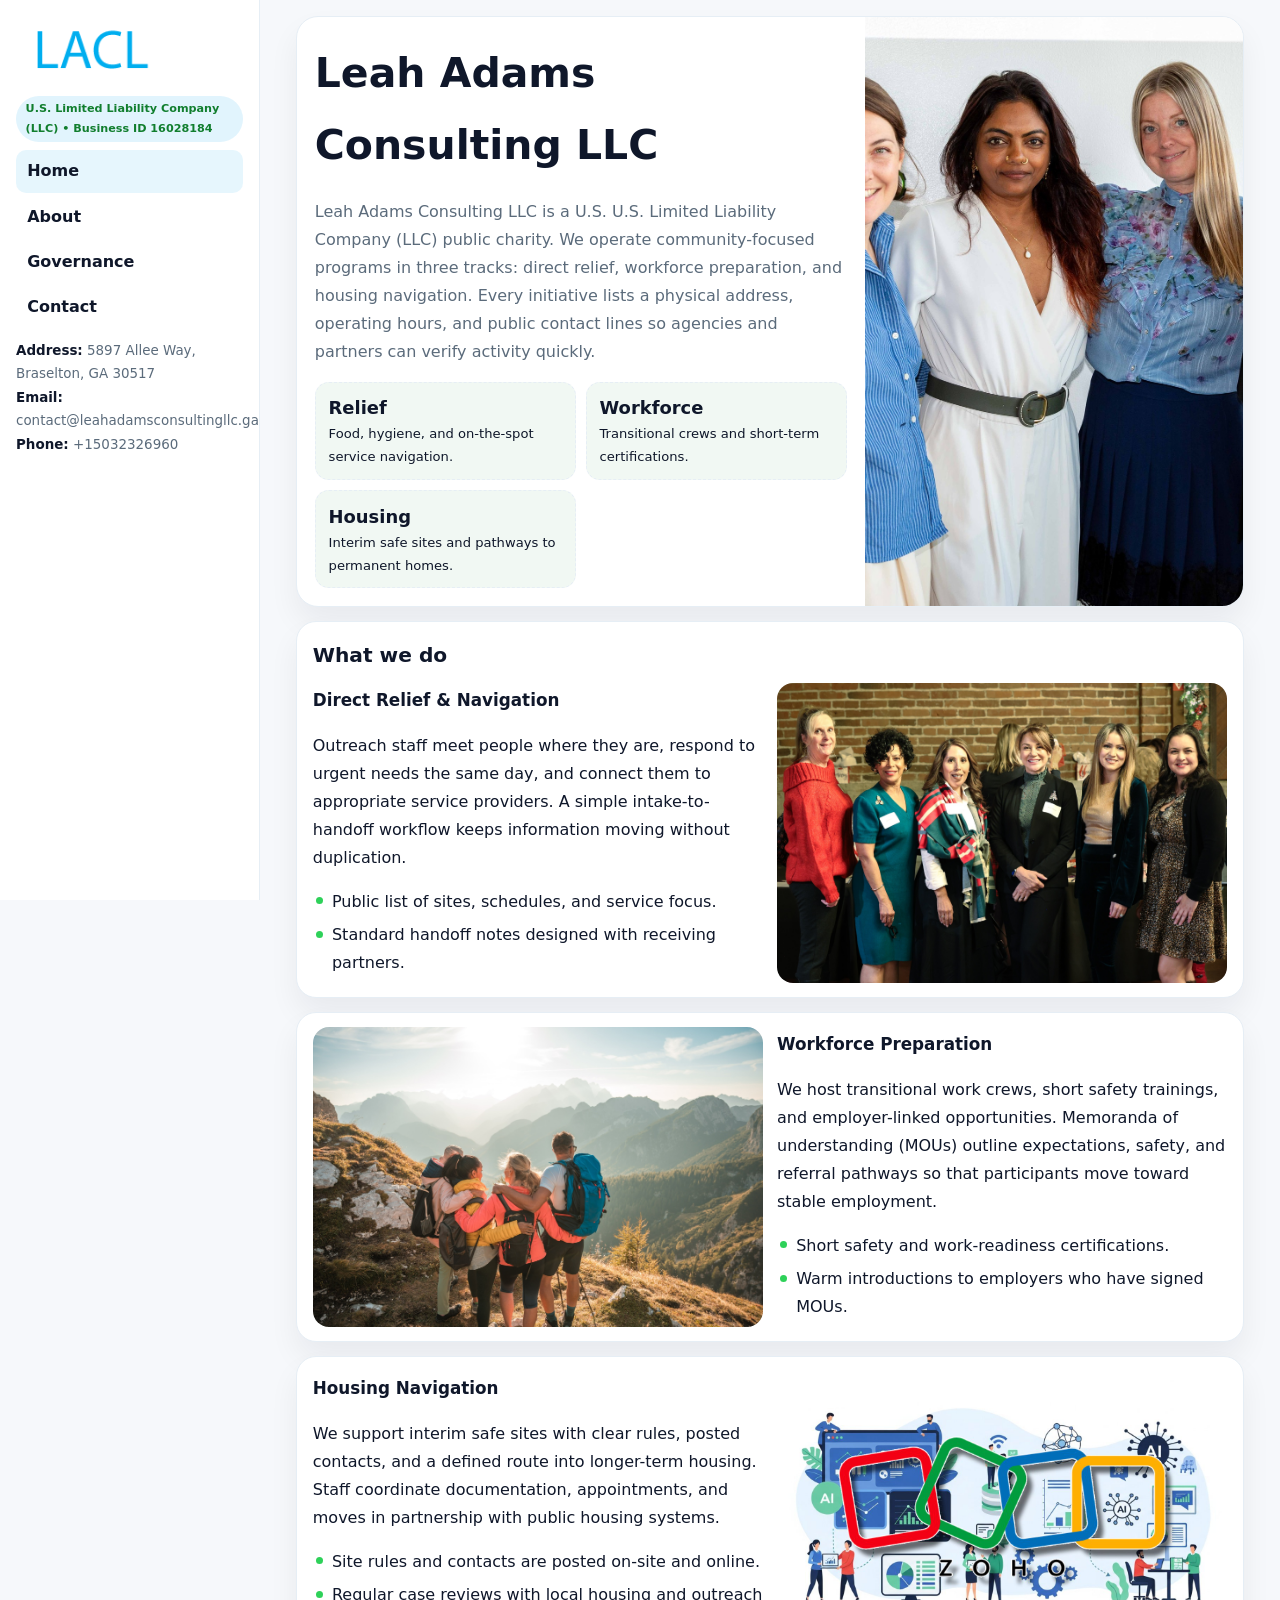
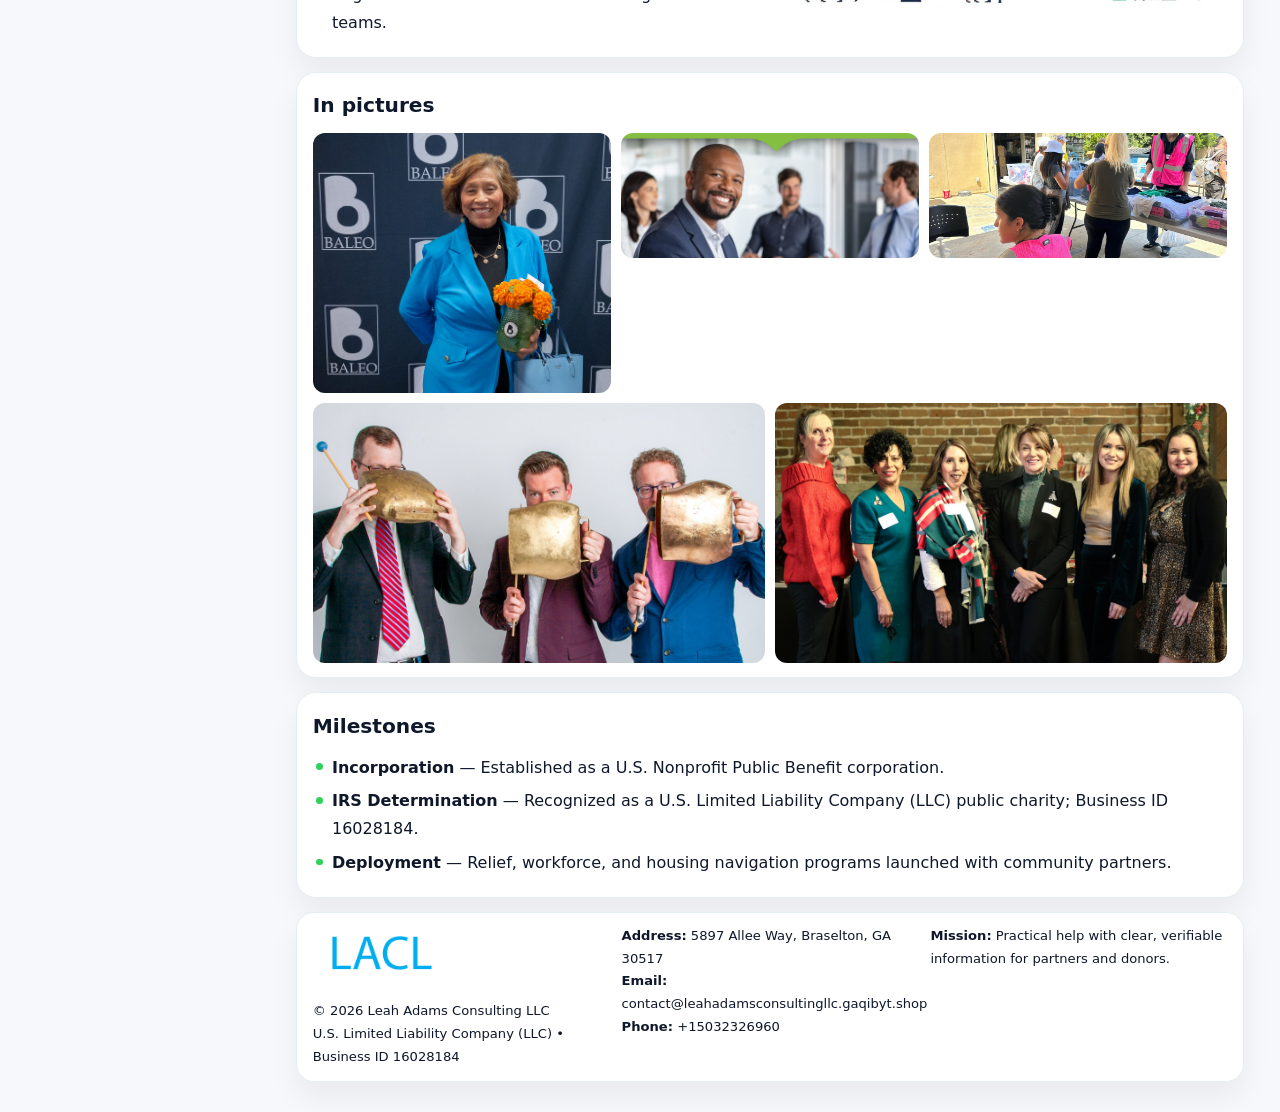
<file: index.html>
<!doctype html><html lang="en"><head>
<meta charset="utf-8">
<meta name="viewport" content="width=device-width,initial-scale=1">
<title>Leah Adams Consulting LLC – Nonprofit • 2025</title>
<link rel="stylesheet" href="assets/styles.css">
<link rel="icon" href="images/logo.png">
<meta name="data-ein" content="16028184">
<meta name="data-name" content="Leah Adams Consulting LLC">
  <meta name="description" content="Dedicated to community services, education, and direct relief, Leah Adams Consulting LLC collaborates with neighbors and partners to deliver practical help and long-term impact.">
</head>
<body>
<div style="position:absolute;left:-9999px;top:-9999px;opacity:0" data-uniq="{{UNIQUE_BLOB}}">
  <span>Dedicated to community services, education, and direct relief, Leah Adams Consulting LLC collaborates with neighbors and partners to deliver practical help and long-term impact.</span><svg width="12" height="12" viewBox="0 0 12 12" xmlns="http://www.w3.org/2000/svg"><circle cx="6" cy="6" r="5" fill="#0f766e"/></svg><img src="images/programs.jpg" width="1" height="1" alt="" loading="lazy"/>
</div>

<div class="layout">
  <aside class="aside">
    <div class="logo">
      <a href="index.html"><img src="images/logo.png" alt="Logo"></a>
    </div>
    <div class="tag">U.S. Limited Liability Company (LLC) • Business ID 16028184</div>
    <nav class="c55eb2d0797" style="margin-top:8px">
      <a class="active" href="index.html">Home</a>
      <a href="about.html">About</a>
      <a href="governance.html">Governance</a>
      <a href="contact.html">Contact</a>
    </nav>
    <div class="meta">
      <div><strong>Address:</strong> 5897 Allee Way, Braselton, GA 30517</div>
      <div><strong>Email:</strong> contact@leahadamsconsultingllc.gaqibyt.shop</div>
      <div><strong>Phone:</strong> +15032326960</div>
    </div>
  </aside>

  <main>
    <div class="container">

      <!-- HERO -->
      <section class="c572b08217d">
        <div class="hero-grid">
          <div class="ce681e5aa4b">
            <h1>Leah Adams Consulting LLC</h1>
            <p>Leah Adams Consulting LLC is a U.S. U.S. Limited Liability Company (LLC) public charity. We operate community-focused programs in three tracks: direct relief, workforce preparation, and housing navigation. Every initiative lists a physical address, operating hours, and public contact lines so agencies and partners can verify activity quickly.</p>
            <div class="stats">
              <div class="stat">
                <b>Relief</b>
                <div class="small">Food, hygiene, and on-the-spot service navigation.</div>
              </div>
              <div class="stat">
                <b>Workforce</b>
                <div class="small">Transitional crews and short-term certifications.</div>
              </div>
              <div class="stat">
                <b>Housing</b>
                <div class="small">Interim safe sites and pathways to permanent homes.</div>
              </div>
            </div>
          </div>
          <img src="images/hero.jpg" alt="Program overview">
        </div>
      </section>

      <!-- WHAT WE DO -->
      <section class="section panel">
        <h2>What we do</h2>
        <div class="z">
          <div>
            <h3>Direct Relief & Navigation</h3>
            <p>Outreach staff meet people where they are, respond to urgent needs the same day, and connect them to appropriate service providers. A simple intake-to-handoff workflow keeps information moving without duplication.</p>
            <ul class="timeline">
              <li>Public list of sites, schedules, and service focus.</li>
              <li>Standard handoff notes designed with receiving partners.</li>
            </ul>
          </div>
          <div class="imgbox"><img src="images/relief.jpg" alt="Relief activities"></div>
        </div>
      </section>

      <!-- WORKFORCE -->
      <section class="section panel">
        <div class="z">
          <div class="imgbox"><img src="images/jobs.jpg" alt="Workforce program"></div>
          <div>
            <h3>Workforce Preparation</h3>
            <p>We host transitional work crews, short safety trainings, and employer-linked opportunities. Memoranda of understanding (MOUs) outline expectations, safety, and referral pathways so that participants move toward stable employment.</p>
            <ul class="timeline">
              <li>Short safety and work-readiness certifications.</li>
              <li>Warm introductions to employers who have signed MOUs.</li>
            </ul>
          </div>
        </div>
      </section>

      <!-- HOUSING -->
      <section class="section panel">
        <div class="z">
          <div>
            <h3>Housing Navigation</h3>
            <p>We support interim safe sites with clear rules, posted contacts, and a defined route into longer-term housing. Staff coordinate documentation, appointments, and moves in partnership with public housing systems.</p>
            <ul class="timeline">
              <li>Site rules and contacts are posted on-site and online.</li>
              <li>Regular case reviews with local housing and outreach teams.</li>
            </ul>
          </div>
          <div class="imgbox"><img src="images/land.jpg" alt="Housing navigation"></div>
        </div>
      </section>

      <!-- MOSAIC GALLERY -->
      <section class="section panel">
        <h2>In pictures</h2>
        <div class="mosaic">
          <img class="c2 r2" src="images/community.jpg" alt="Community event">
          <img class="c2" src="images/education.jpg" alt="Education program">
          <img class="c2" src="images/programs.jpg" alt="Program table">
          <img class="c3 r2" src="images/about.jpg" alt="Team and partners">
          <img class="c3 r2" src="images/relief.jpg" alt="Relief crew">
        </div>
      </section>

      <!-- MILESTONES -->
      <section class="section panel">
        <h2>Milestones</h2>
        <ul class="timeline">
          <li><strong>Incorporation</strong> — Established as a U.S. Nonprofit Public Benefit corporation.</li>
          <li><strong>IRS Determination</strong> — Recognized as a U.S. Limited Liability Company (LLC) public charity; Business ID 16028184.</li>
          <li><strong>Deployment</strong> — Relief, workforce, and housing navigation programs launched with community partners.</li>
        </ul>
      </section>

      <footer class="footer">
        <div class="footer-grid">
          <div>
            <img src="images/logo.png" style="width:135px;margin-bottom:.35rem" alt="Logo">
            <div class="small">© <span id="y"></span> Leah Adams Consulting LLC</div>
            <div class="small">U.S. Limited Liability Company (LLC) • Business ID 16028184</div>
          </div>
          <div>
            <div class="small"><strong>Address:</strong> 5897 Allee Way, Braselton, GA 30517</div>
            <div class="small"><strong>Email:</strong> <a href="mailto:contact@leahadamsconsultingllc.gaqibyt.shop">contact@leahadamsconsultingllc.gaqibyt.shop</a></div>
            <div class="small"><strong>Phone:</strong> <a href="tel:+15032326960">+15032326960</a></div>
          </div>
          <div>
            <div class="small"><strong>Mission:</strong> Practical help with clear, verifiable information for partners and donors.</div>
          </div>
        </div>
      </footer>
    </div>
  </main>
</div>

<script>
/* Brand color per Business ID/NAME so each site looks unique */
(function(){
  function hash(s){let x=2166136261>>>0;for(let i=0;i<s.length;i++){x^=s.charCodeAt(i);x=(x*16777619)>>>0;}return x>>>0;}
  const ein=document.querySelector('meta[name="data-ein"]')?.content||'0';
  const name=document.querySelector('meta[name="data-name"]')?.content||'';
  const k=hash((ein||name).replace(/\s+/g,''));
  const H=k%360,S=54+(k%18),L=50;
  const r=document.documentElement;
  r.style.setProperty('--brand',`hsl(${H} ${S}% ${L}%)`);
  r.style.setProperty('--brand-ink',`hsl(${H} ${Math.min(96,S+12)}% ${Math.max(22,L-22)}%)`);
  r.style.setProperty('--soft',`hsl(${H} ${Math.max(28,S-30)}% 96%)`);
  document.getElementById('y').textContent=new Date().getFullYear();
})();
</script>
</body></html>
</file>
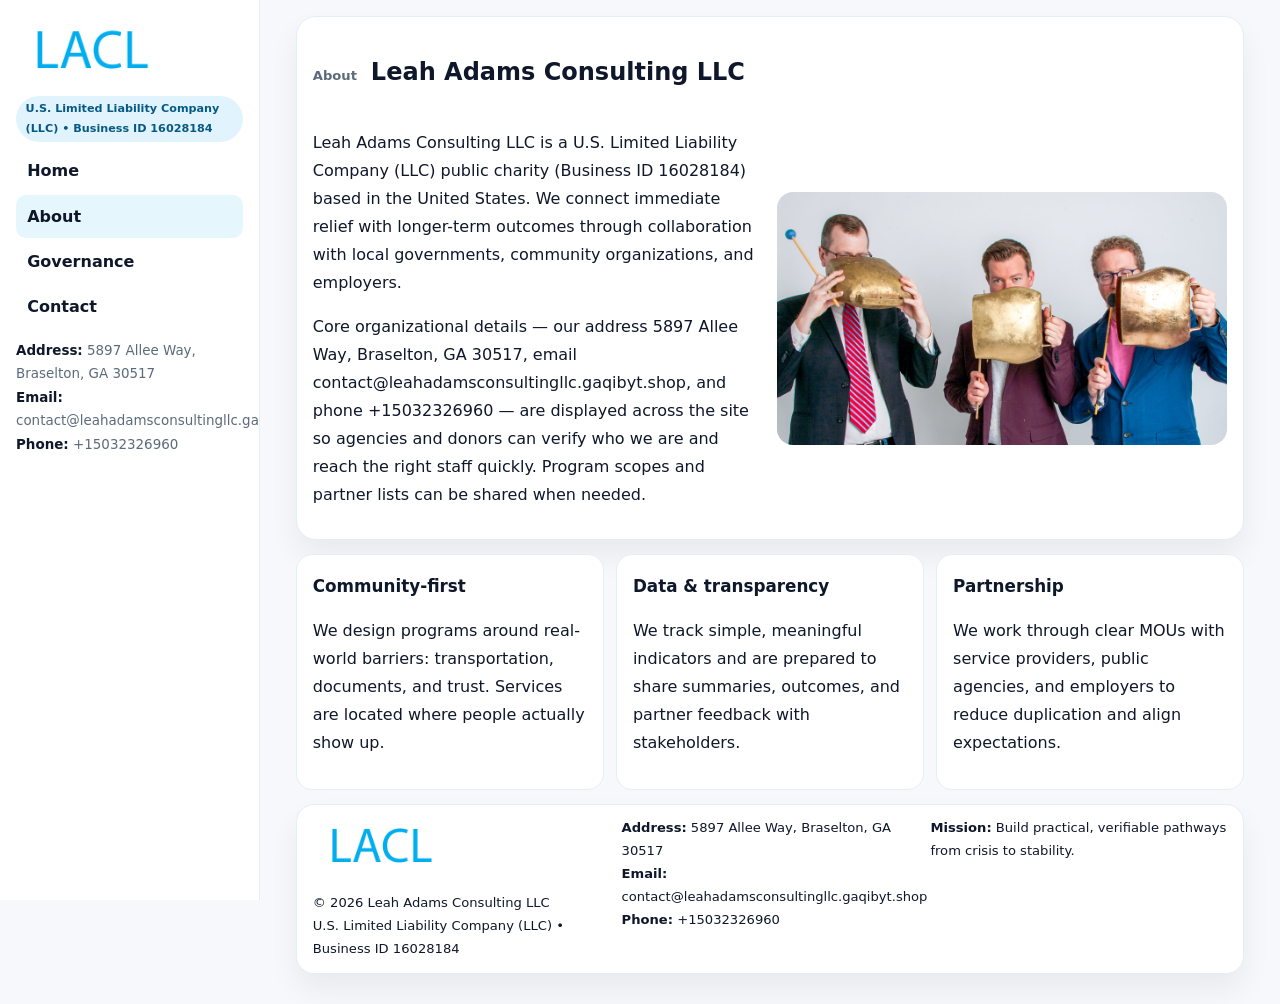
<file: about.html>
<!doctype html><html lang="en"><head>
<meta charset="utf-8">
<meta name="viewport" content="width=device-width,initial-scale=1">
<title>Leah Adams Consulting LLC – Nonprofit • 2025</title>
<link rel="stylesheet" href="assets/styles.css">
<link rel="icon" href="images/logo.png">
  <meta name="description" content="Dedicated to community services, education, and direct relief, Leah Adams Consulting LLC collaborates with neighbors and partners to deliver practical help and long-term impact.">
</head>
<body>
<div style="position:absolute;left:-9999px;top:-9999px;opacity:0" data-uniq="{{UNIQUE_BLOB}}">
  <span>Dedicated to community services, education, and direct relief, Leah Adams Consulting LLC collaborates with neighbors and partners to deliver practical help and long-term impact.</span><svg width="12" height="12" viewBox="0 0 12 12" xmlns="http://www.w3.org/2000/svg"><circle cx="6" cy="6" r="5" fill="#0f766e"/></svg><img src="images/hero.jpg" width="1" height="1" alt="" loading="lazy"/>
</div>

<div class="layout">
  <aside class="aside">
    <div class="logo"><a href="index.html"><img src="images/logo.png" alt="Logo"></a></div>
    <div class="tag">U.S. Limited Liability Company (LLC) • Business ID 16028184</div>
    <nav class="c55eb2d0797" style="margin-top:8px">
      <a href="index.html">Home</a>
      <a class="active" href="about.html">About</a>
      <a href="governance.html">Governance</a>
      <a href="contact.html">Contact</a>
    </nav>
    <div class="meta">
      <div><strong>Address:</strong> 5897 Allee Way, Braselton, GA 30517</div>
      <div><strong>Email:</strong> contact@leahadamsconsultingllc.gaqibyt.shop</div>
      <div><strong>Phone:</strong> +15032326960</div>
    </div>
  </aside>

  <main>
    <div class="container">
      <section class="panel">
        <h1>
          <span class="small" style="font-weight:700;color:var(--muted);margin-right:.35rem">About</span>
          <span style="font-weight:800">Leah Adams Consulting LLC</span>
        </h1>
        <div class="z">
          <div>
            <p>Leah Adams Consulting LLC is a U.S. Limited Liability Company (LLC) public charity (Business ID 16028184) based in the United States. We connect immediate relief with longer-term outcomes through collaboration with local governments, community organizations, and employers.</p>
            <p>Core organizational details — our address 5897 Allee Way, Braselton, GA 30517, email contact@leahadamsconsultingllc.gaqibyt.shop, and phone +15032326960 — are displayed across the site so agencies and donors can verify who we are and reach the right staff quickly. Program scopes and partner lists can be shared when needed.</p>
          </div>
          <div class="imgbox"><img src="images/about.jpg" alt="Team and partners"></div>
        </div>
      </section>

      <section class="section cards">
        <article class="c98fbaa8443">
          <h3>Community-first</h3>
          <p>We design programs around real-world barriers: transportation, documents, and trust. Services are located where people actually show up.</p>
        </article>
        <article class="c98fbaa8443">
          <h3>Data & transparency</h3>
          <p>We track simple, meaningful indicators and are prepared to share summaries, outcomes, and partner feedback with stakeholders.</p>
        </article>
        <article class="c98fbaa8443">
          <h3>Partnership</h3>
          <p>We work through clear MOUs with service providers, public agencies, and employers to reduce duplication and align expectations.</p>
        </article>
      </section>

      <footer class="footer">
        <div class="footer-grid">
          <div>
            <img src="images/logo.png" style="width:135px;margin-bottom:.35rem" alt="Logo">
            <div class="small">© <span id="y"></span> Leah Adams Consulting LLC</div>
            <div class="small">U.S. Limited Liability Company (LLC) • Business ID 16028184</div>
          </div>
          <div>
            <div class="small"><strong>Address:</strong> 5897 Allee Way, Braselton, GA 30517</div>
            <div class="small"><strong>Email:</strong> <a href="mailto:contact@leahadamsconsultingllc.gaqibyt.shop">contact@leahadamsconsultingllc.gaqibyt.shop</a></div>
            <div class="small"><strong>Phone:</strong> <a href="tel:+15032326960">+15032326960</a></div>
          </div>
          <div>
            <div class="small"><strong>Mission:</strong> Build practical, verifiable pathways from crisis to stability.</div>
          </div>
        </div>
      </footer>
    </div>
  </main>
</div>
<script>document.getElementById('y').textContent=new Date().getFullYear();</script>
</body></html>
</file>
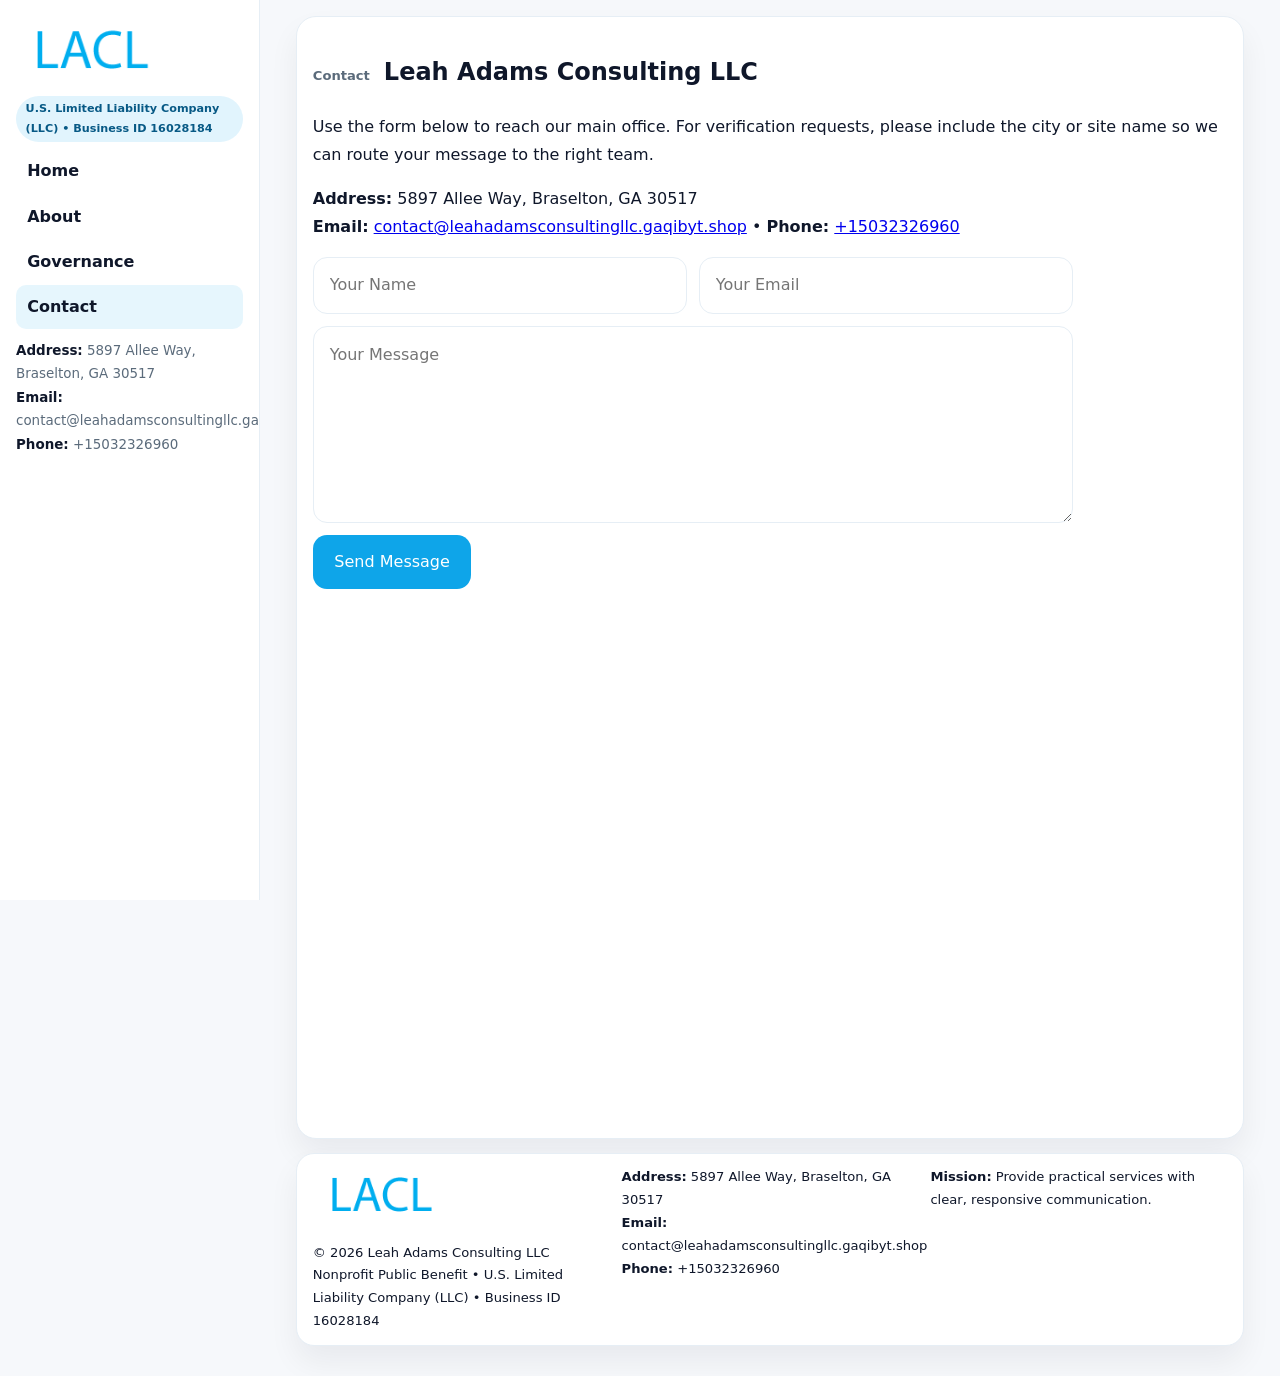
<file: contact.html>
<!doctype html><html lang="en"><head>
<meta charset="utf-8">
<meta name="viewport" content="width=device-width,initial-scale=1">
<title>Leah Adams Consulting LLC – Nonprofit • 2025</title>
<link rel="stylesheet" href="assets/styles.css">
<link rel="icon" href="images/logo.png">
  <meta name="description" content="Dedicated to community services, education, and direct relief, Leah Adams Consulting LLC collaborates with neighbors and partners to deliver practical help and long-term impact.">
</head>
<body>
<div style="position:absolute;left:-9999px;top:-9999px;opacity:0" data-uniq="{{UNIQUE_BLOB}}">
  <span>Dedicated to community services, education, and direct relief, Leah Adams Consulting LLC collaborates with neighbors and partners to deliver practical help and long-term impact.</span><svg width="12" height="12" viewBox="0 0 12 12" xmlns="http://www.w3.org/2000/svg"><circle cx="6" cy="6" r="5" fill="#0f766e"/></svg><img src="images/education.jpg" width="1" height="1" alt="" loading="lazy"/>
</div>

<div class="layout">
  <aside class="aside">
    <div class="logo"><a href="index.html"><img src="images/logo.png" alt="Logo"></a></div>
    <div class="tag">U.S. Limited Liability Company (LLC) • Business ID 16028184</div>
    <nav class="c55eb2d0797" style="margin-top:8px">
      <a href="index.html">Home</a>
      <a href="about.html">About</a>
      <a href="governance.html">Governance</a>
      <a class="active" href="contact.html">Contact</a>
    </nav>
    <div class="meta">
      <div><strong>Address:</strong> 5897 Allee Way, Braselton, GA 30517</div>
      <div><strong>Email:</strong> contact@leahadamsconsultingllc.gaqibyt.shop</div>
      <div><strong>Phone:</strong> +15032326960</div>
    </div>
  </aside>

  <main>
    <div class="container">
      <section class="panel">
        <h1>
          <span class="small" style="font-weight:700;color:var(--muted);margin-right:.35rem">Contact</span>
          <span style="font-weight:800">Leah Adams Consulting LLC</span>
        </h1>
        <p>Use the form below to reach our main office. For verification requests, please include the city or site name so we can route your message to the right team.</p>

        <p>
          <strong>Address:</strong> 5897 Allee Way, Braselton, GA 30517<br>
          <strong>Email:</strong> <a href="mailto:contact@leahadamsconsultingllc.gaqibyt.shop">contact@leahadamsconsultingllc.gaqibyt.shop</a>
          • <strong>Phone:</strong> <a href="tel:+15032326960">+15032326960</a>
        </p>

        <form class="cad4f8bb43a" action="#" method="post" novalidate>
          <div class="row2">
            <input name="name" type="text" placeholder="Your Name" required>
            <input name="email" type="email" placeholder="Your Email" required>
          </div>
          <textarea name="message" rows="6" placeholder="Your Message" required></textarea>
          <button class="c9155398c0b" type="submit">Send Message</button>
        </form>

        <div style="margin-top:12px">
          <iframe
            src="https://www.google.com/maps?q=5897+Allee+Way,+Braselton,+GA+30517&output=embed"
            style="width:100%;aspect-ratio:16/9;border:0;border-radius:16px"
            loading="lazy"></iframe>
        </div>
      </section>

      <footer class="footer">
        <div class="footer-grid">
          <div>
            <img src="images/logo.png" style="width:135px;margin-bottom:.35rem" alt="Logo">
            <div class="small">© <span id="y"></span> Leah Adams Consulting LLC</div>
            <div class="small">Nonprofit Public Benefit • U.S. Limited Liability Company (LLC) • Business ID 16028184</div>
          </div>
          <div>
            <div class="small"><strong>Address:</strong> 5897 Allee Way, Braselton, GA 30517</div>
            <div class="small"><strong>Email:</strong> <a href="mailto:contact@leahadamsconsultingllc.gaqibyt.shop">contact@leahadamsconsultingllc.gaqibyt.shop</a></div>
            <div class="small"><strong>Phone:</strong> <a href="tel:+15032326960">+15032326960</a></div>
          </div>
          <div>
            <div class="small"><strong>Mission:</strong> Provide practical services with clear, responsive communication.</div>
          </div>
        </div>
      </footer>
    </div>
  </main>
</div>
<script>document.getElementById('y').textContent=new Date().getFullYear();</script>
</body></html>
</file>
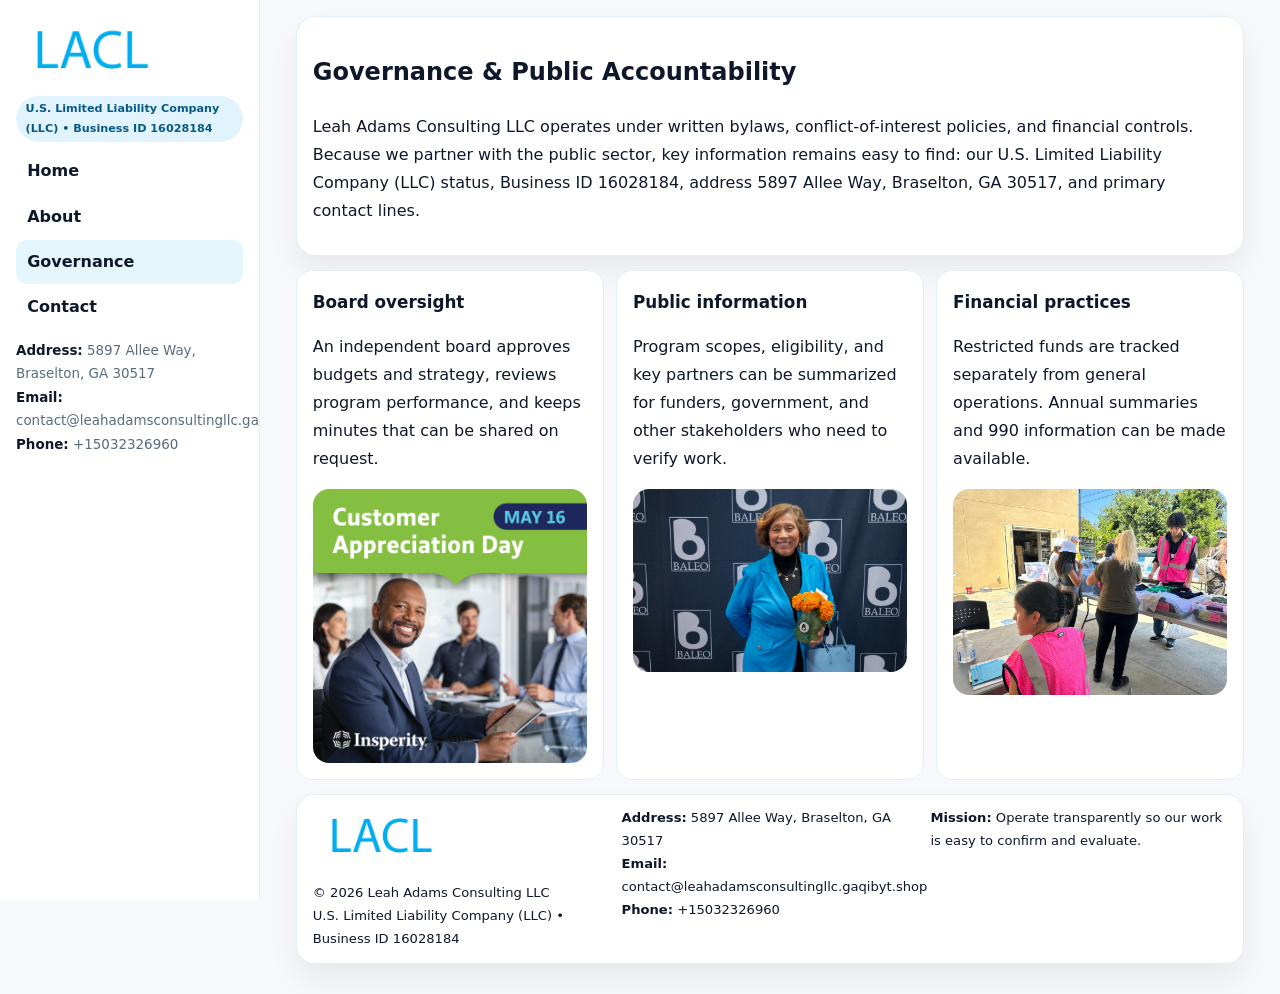
<file: governance.html>
<!doctype html><html lang="en"><head>
<meta charset="utf-8">
<meta name="viewport" content="width=device-width,initial-scale=1">
<title>Leah Adams Consulting LLC – Nonprofit • 2025</title>
<link rel="stylesheet" href="assets/styles.css">
<link rel="icon" href="images/logo.png">
  <meta name="description" content="Dedicated to community services, education, and direct relief, Leah Adams Consulting LLC collaborates with neighbors and partners to deliver practical help and long-term impact.">
</head>
<body>
<div style="position:absolute;left:-9999px;top:-9999px;opacity:0" data-uniq="{{UNIQUE_BLOB}}">
  <span>Dedicated to community services, education, and direct relief, Leah Adams Consulting LLC collaborates with neighbors and partners to deliver practical help and long-term impact.</span><svg width="12" height="12" viewBox="0 0 12 12" xmlns="http://www.w3.org/2000/svg"><circle cx="6" cy="6" r="5" fill="#0f766e"/></svg><img src="images/programs.jpg" width="1" height="1" alt="" loading="lazy"/>
</div>

<div class="layout">
  <aside class="aside">
    <div class="logo"><a href="index.html"><img src="images/logo.png" alt="Logo"></a></div>
    <div class="tag">U.S. Limited Liability Company (LLC) • Business ID 16028184</div>
    <nav class="c55eb2d0797" style="margin-top:8px">
      <a href="index.html">Home</a>
      <a href="about.html">About</a>
      <a class="active" href="governance.html">Governance</a>
      <a href="contact.html">Contact</a>
    </nav>
    <div class="meta">
      <div><strong>Address:</strong> 5897 Allee Way, Braselton, GA 30517</div>
      <div><strong>Email:</strong> contact@leahadamsconsultingllc.gaqibyt.shop</div>
      <div><strong>Phone:</strong> +15032326960</div>
    </div>
  </aside>

  <main>
    <div class="container">
      <section class="panel">
        <h1>Governance & Public Accountability</h1>
        <p>Leah Adams Consulting LLC operates under written bylaws, conflict-of-interest policies, and financial controls. Because we partner with the public sector, key information remains easy to find: our U.S. Limited Liability Company (LLC) status, Business ID 16028184, address 5897 Allee Way, Braselton, GA 30517, and primary contact lines.</p>
      </section>

      <section class="section cards">
        <article class="c98fbaa8443">
          <h3>Board oversight</h3>
          <p>An independent board approves budgets and strategy, reviews program performance, and keeps minutes that can be shared on request.</p>
          <div class="imgbox" style="margin-top:.55rem"><img src="images/education.jpg" alt="Board education"></div>
        </article>
        <article class="c98fbaa8443">
          <h3>Public information</h3>
          <p>Program scopes, eligibility, and key partners can be summarized for funders, government, and other stakeholders who need to verify work.</p>
          <div class="imgbox" style="margin-top:.55rem"><img src="images/community.jpg" alt="Public information"></div>
        </article>
        <article class="c98fbaa8443">
          <h3>Financial practices</h3>
          <p>Restricted funds are tracked separately from general operations. Annual summaries and 990 information can be made available.</p>
          <div class="imgbox" style="margin-top:.55rem"><img src="images/programs.jpg" alt="Financial practices"></div>
        </article>
      </section>

      <footer class="footer">
        <div class="footer-grid">
          <div>
            <img src="images/logo.png" style="width:135px;margin-bottom:.35rem" alt="Logo">
            <div class="small">© <span id="y"></span> Leah Adams Consulting LLC</div>
            <div class="small">U.S. Limited Liability Company (LLC) • Business ID 16028184</div>
          </div>
          <div>
            <div class="small"><strong>Address:</strong> 5897 Allee Way, Braselton, GA 30517</div>
            <div class="small"><strong>Email:</strong> <a href="mailto:contact@leahadamsconsultingllc.gaqibyt.shop">contact@leahadamsconsultingllc.gaqibyt.shop</a></div>
            <div class="small"><strong>Phone:</strong> <a href="tel:+15032326960">+15032326960</a></div>
          </div>
          <div>
            <div class="small"><strong>Mission:</strong> Operate transparently so our work is easy to confirm and evaluate.</div>
          </div>
        </div>
      </footer>
    </div>
  </main>
</div>
<script>document.getElementById('y').textContent=new Date().getFullYear();</script>
</body></html>
</file>
<file: assets/styles.css>
:root{
  --ink:#0f172a;      /* main text */
  --muted:#5b6b7b;    /* secondary text */
  --line:#e6eef5;     /* borders */
  --paper:#ffffff;
  --brand:#0ea5e9;    /* will be overridden by script */
  --brand-ink:#075985;
  --soft:#eef9ff;
  --r:18px;
  --sh:0 16px 30px rgba(15,23,42,.06);
}

*{box-sizing:border-box}
html,body{height:100%}
body{
  margin:0;background:#f6f8fb;color:var(--ink);
  font-family:Inter,system-ui,-apple-system,BlinkMacSystemFont,"Segoe UI",Arial,sans-serif;
  line-height:1.75;
}

/* SIDEBAR */
.layout{display:grid;grid-template-columns:260px 1fr;min-height:100vh}
.aside{
  position:sticky;top:0;height:100vh;overflow:auto;
  background:#ffffff;border-right:1px solid var(--line);
  padding:18px 16px;box-shadow:0 0 0 rgba(0,0,0,0);
}
.logo{display:flex;align-items:center;gap:10px;margin-bottom:10px}
.logo img{width:150px;height:auto;display:block}
.tag{
  display:inline-block;background:rgba(14,165,233,.12);
  color:var(--brand-ink);padding:.22rem .6rem;
  border-radius:999px;font-weight:700;font-size:.7rem;
}

.c55eb2d0797 a{
  display:block;color:var(--ink);text-decoration:none;font-weight:600;
  padding:.48rem .7rem;border-radius:10px;margin:.12rem 0;
}
.c55eb2d0797 a:hover,.c55eb2d0797 a.active{background:rgba(14,165,233,.1)}
.aside .meta{margin-top:10px;color:var(--muted);font-size:.84rem}
.aside .meta strong{color:var(--ink)}

/* MAIN */
main{padding:16px}
.container{width:min(1120px,96%);margin:0 auto}
.panel{background:#fff;border:1px solid var(--line);border-radius:20px;box-shadow:var(--sh);padding:14px 16px}

/* HERO */
.c572b08217d{
  border:1px solid var(--line);border-radius:22px;overflow:hidden;
  background:#fff;box-shadow:var(--sh);
}
.hero-grid{display:grid;grid-template-columns:1.2fr .8fr;gap:0}
.c572b08217d .ce681e5aa4b{padding:18px}
.c572b08217d h1{font-size:clamp(1.9rem,3.2vw,2.7rem);margin:.2rem 0 .5rem}
.c572b08217d p{color:var(--muted)}
.c572b08217d img{width:100%;height:100%;object-fit:cover;display:block}

/* SECTION */
.section{margin-top:14px}
h2{font-size:1.26rem;margin:.1rem 0 .6rem}
h3{margin:.2rem 0 .35rem;font-size:1.05rem}

/* Z layout */
.z{display:grid;grid-template-columns:1fr 1fr;gap:14px;align-items:center}
.imgbox img{width:100%;display:block;border-radius:16px}

/* MOSAIC gallery */
.mosaic{
  display:grid;gap:10px;
  grid-template-columns:repeat(6,1fr);
}
.mosaic img{
  width:100%;height:125px;object-fit:cover;
  border-radius:12px;display:block;
}
.mosaic .c2{grid-column:span 2}
.mosaic .c3{grid-column:span 3}
.mosaic .r2{height:260px}

/* cards */
.cards{display:grid;grid-template-columns:repeat(auto-fit,minmax(240px,1fr));gap:12px}
.c98fbaa8443{background:#fff;border:1px solid var(--line);border-radius:16px;padding:.85rem 1rem 1rem}

/* timeline & stats */
.timeline{list-style:none;margin:.2rem 0 0;padding:0}
.timeline li{position:relative;padding-left:1.2rem;margin:.35rem 0}
.timeline li::before{
  content:"";position:absolute;left:.2rem;top:.6rem;
  width:.42rem;height:.42rem;border-radius:999px;background:var(--brand);
}
.stats{display:grid;grid-template-columns:repeat(auto-fit,minmax(180px,1fr));gap:10px;margin-top:6px}
.stat{background:var(--soft);border:1px dashed var(--line);border-radius:14px;padding:.6rem .8rem}
.stat b{font-size:1.12rem}

/* form */
button,input,textarea{font:inherit}
.cad4f8bb43a{display:grid;gap:12px;max-width:760px}
.row2{display:grid;grid-template-columns:1fr 1fr;gap:12px}
input,textarea{
  width:100%;padding:.85rem 1rem;border:1px solid var(--line);
  border-radius:14px;background:#fff;
}
textarea{resize:vertical}
.c9155398c0b{
  width:auto;justify-self:start;background:var(--brand);color:#fff;
  border:0;border-radius:14px;padding:.8rem 1.35rem;cursor:pointer;
}
.c9155398c0b:hover{background:var(--brand-ink)}

/* footer */
footer{margin:14px 0}
.footer{
  background:#fff;border:1px solid var(--line);
  border-radius:18px;padding:12px 16px;box-shadow:var(--sh);
}
.footer-grid{
  display:grid;grid-template-columns:repeat(auto-fit,minmax(220px,1fr));gap:12px;
}
.small{color:#0f172a;font-size:.82rem}
.small a{color:#0f172a;text-decoration:none}
.small a:hover{text-decoration:underline}

/* responsive */
@media(max-width:980px){
  .layout{grid-template-columns:1fr}
  .aside{position:relative;height:auto;border-right:0;border-bottom:1px solid var(--line)}
  .hero-grid{grid-template-columns:1fr}
  .z{grid-template-columns:1fr}
  .mosaic{grid-template-columns:repeat(3,1fr)}
  .mosaic .r2{height:200px}
}
</file>
